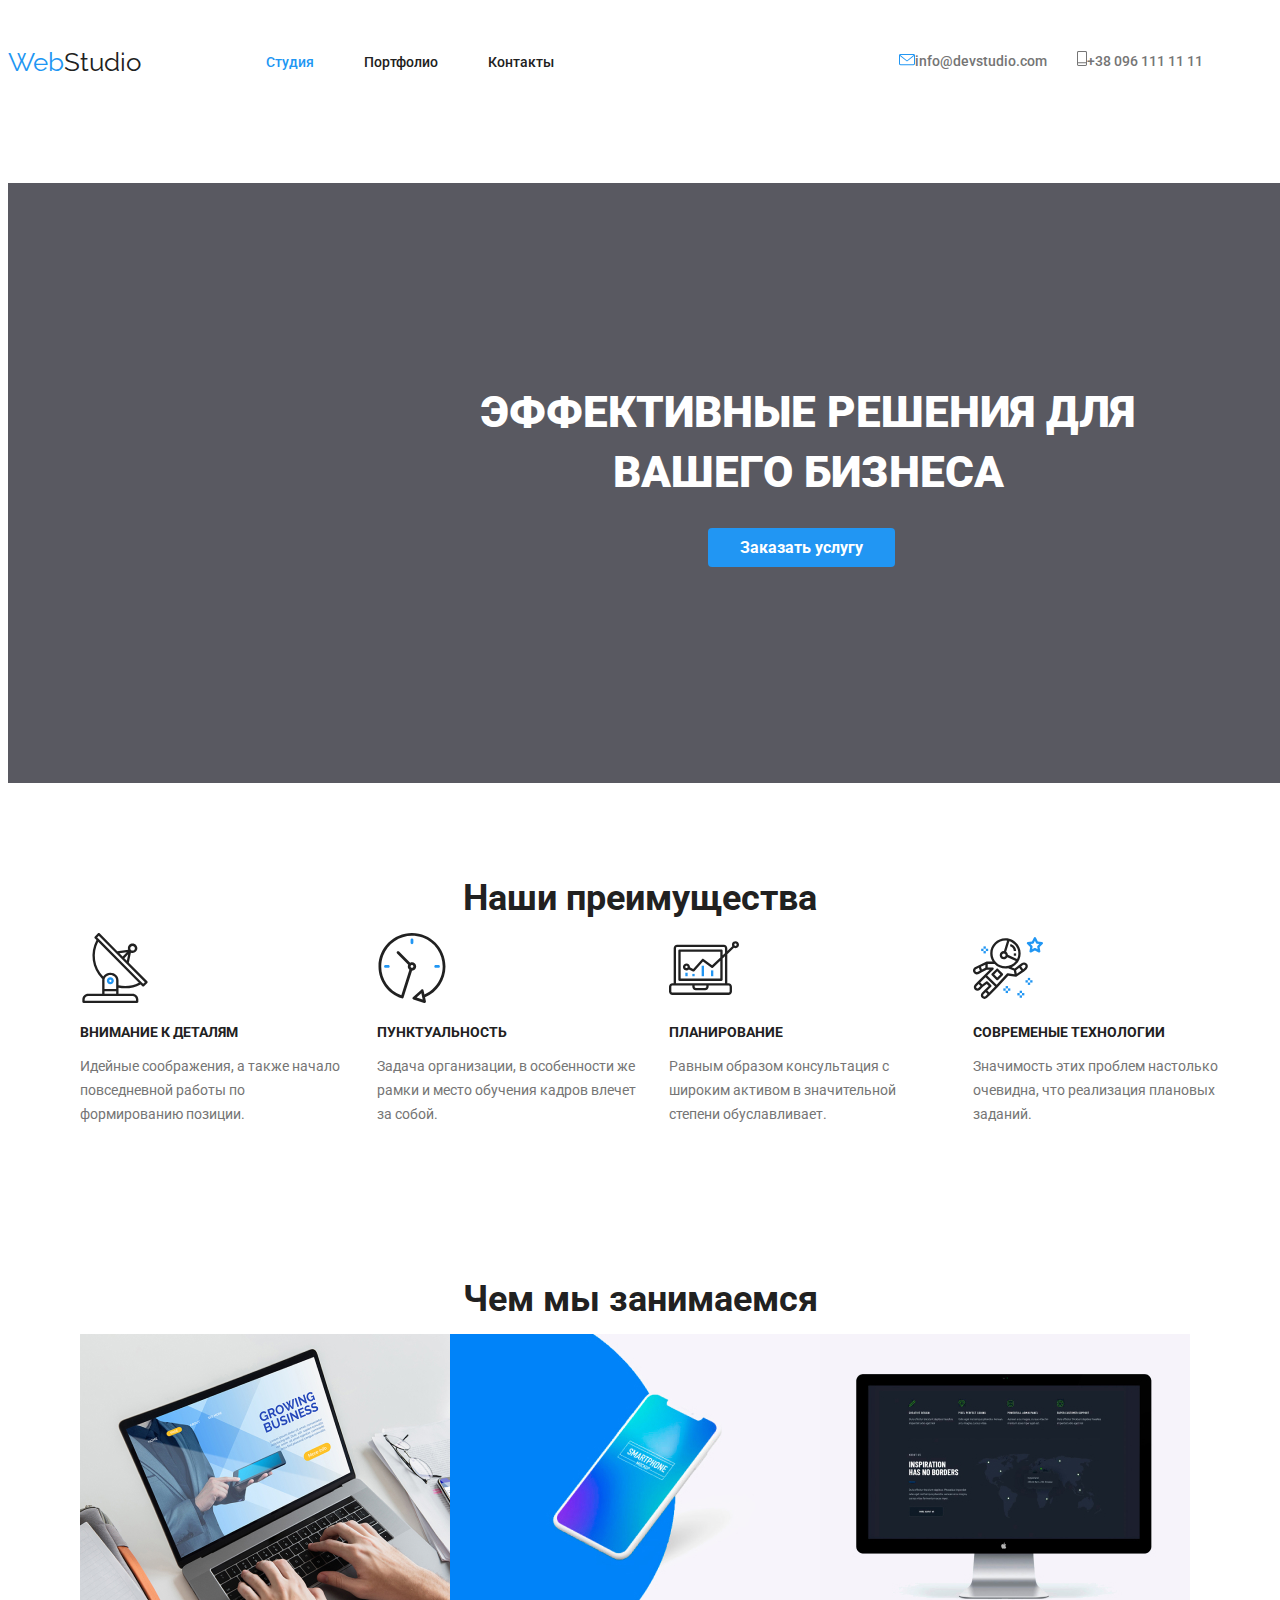
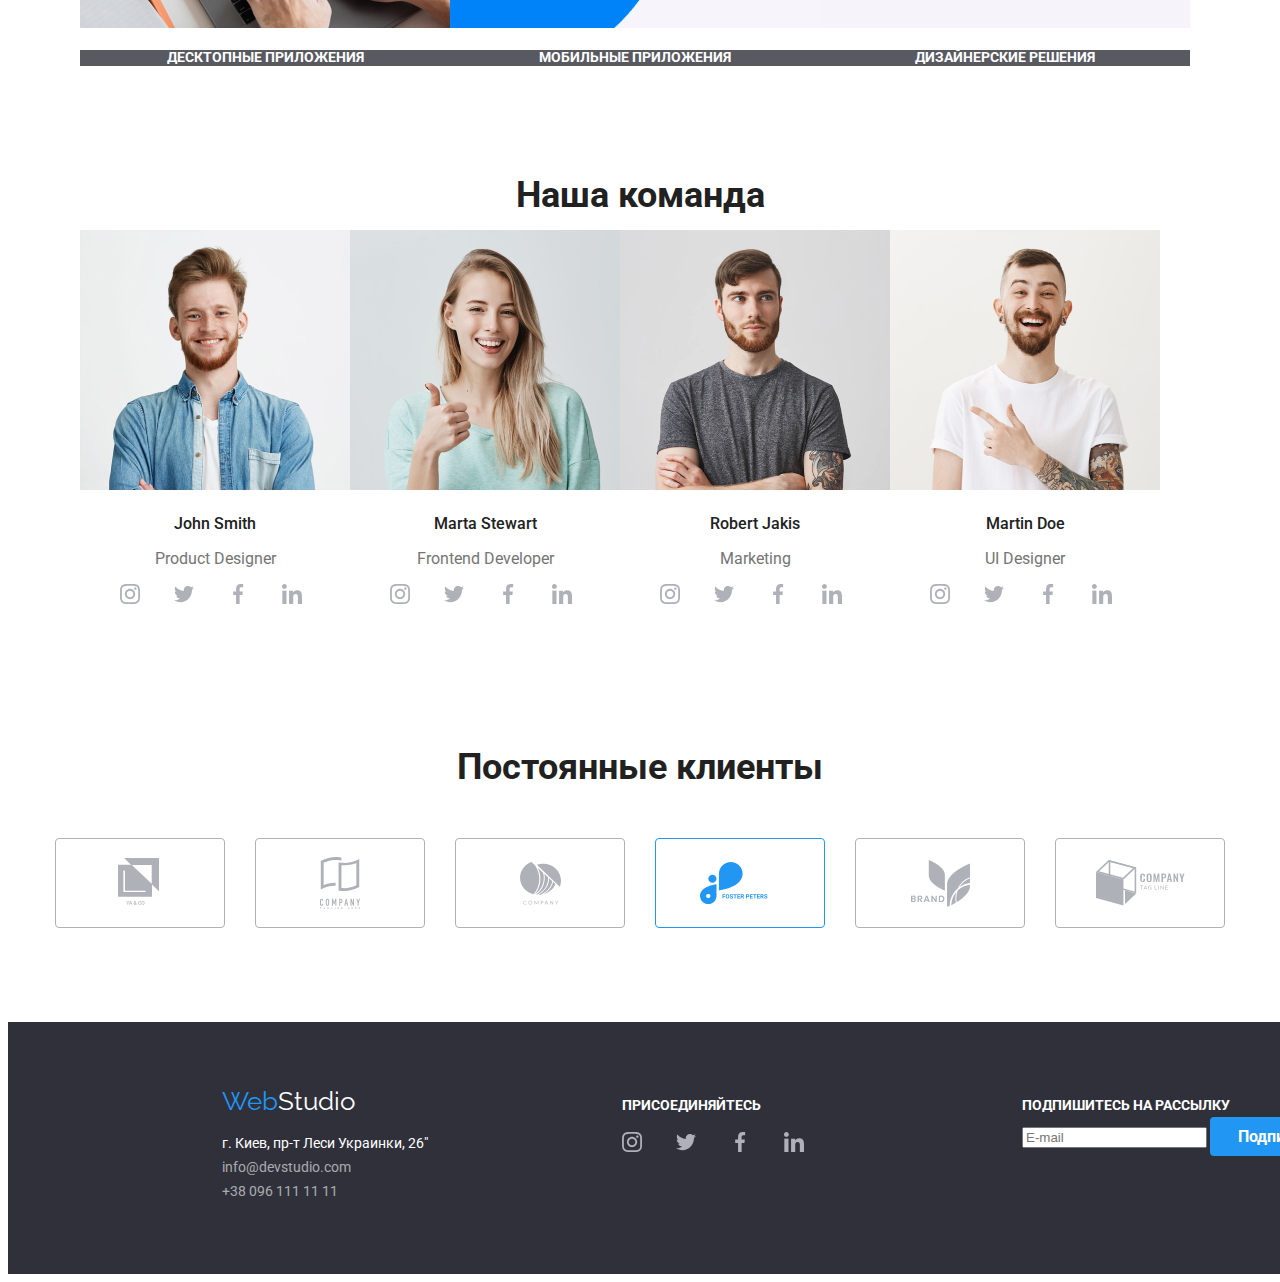
<file: index.html>
<!DOCTYPE html>
<html lang="ru">
<head>
    <meta charset="UTF-8">
    <meta name="viewport" content="width=device-width, initial-scale=1.0">
    <title>Document</title>
    <link 
        href="https://fonts.googleapis.com/css2?family=Raleway:wght@700&family=Roboto:wght@400;500;700;900&display=swap" 
        rel="stylesheet">
    <link rel="styleshet" href="https://cdnjs.cloudflare.com/ajax/libs/modern-normalize/0.6.0/modern-normalize.min.css">
    <link rel="stylesheet" href="./css/styles.css">
</head>
<body>
    <header class="site-header">        
        <nav class="site-header-content">
        <a href="./index.html" class="logo"><span>Web</span>Studio</a>
        <ul class="site-nav list nav-main">
            <li class="nav-main-link"><a href="" class="link current">Студия</a></li>
            <li class="nav-main-link"><a href="./Portfolio.html" class="link">Портфолио</a></li>
            <li class="nav-main-link"><a href="" class="link">Контакты</a></li>
        </ul>
        <ul class="auth-nav list">
            <li class="site-nav-auth">            
                <a href="mailto:info@devstudio.com" class="link">
                <img src="./images/envelope.svg" alt="Конверт">info@devstudio.com</a>
            </li>
            <li class="site-nav-auth">
                <a href="tel:+380961111111" class="link">
                <img src="./images/Vector.svg" alt="Вектор">+38 096 111 11 11</a>
            </li>
        </ul>
        </nav>
   
    </header>
<main class="site-main">    
    <section class="hero">
        <h1 class="hero-title">ЭФФЕКТИВНЫЕ РЕШЕНИЯ ДЛЯ ВАШЕГО БИЗНЕСА</h1>
        <a href="" class="button primary">Заказать услугу</a>
    </section>    
    <section class="section container">
        <h2 class="section-title">Наши преимущества</h2>
        <ul class="feature-list list">
            <li class="list feature">                
                <img src="./images/antenna1.svg" alt="Антена">                
                <h3 class="title">ВНИМАНИЕ К ДЕТАЛЯМ</h3>
                <p class="texte">
                    Идейные соображения, а также начало повседневной работы по формированию позиции.
                </p>
            </li>
            <li class="list feature">                
                <img src="./images/clock1.svg" alt="Часы">                
                <h3 class="title">ПУНКТУАЛЬНОСТЬ</h3>
                <p class="texte">
                    Задача организации, в особенности же рамки и место обучения кадров влечет за собой.
                </p>
            </li>
            <li class="list feature">                
                <img src="./images/diagram1.svg" alt="Схема">                
                <h3 class="title">ПЛАНИРОВАНИЕ</h3>
                <p class="texte">
                    Равным образом консультация с широким активом в значительной степени обуславливает.
                </p>
            </li>
            <li class="list feature">                
                <img src="./images/astronaut1.svg" alt="Астронавт">                
                <h3 class="title">СОВРЕМЕНЫЕ ТЕХНОЛОГИИ</h3>
                <p class="texte">
                    Значимость этих проблем настолько очевидна, что реализация плановых заданий.
                </p>
            </li>
        </ul>            
    </section>
    <section class="section container">
        <h2 class="section-title">Чем мы занимаемся</h2>
        <ul class="occupation list">
            <li>                
                <img src="./images/Book.jpg" width=370 alt="Ноутбук">                
                <h3 class="type-title">Десктопные приложения</h3>
            </li>
            <li>                
                <img src="./images/box.jpg" width=370 alt="Мобильный">                
                <h3 class="type-title">Мобильные приложения</h3>
            </li>
            <li>
                <img src="./images/monitor.jpg" width=370 alt="Монитор">                
                <h3 class="type-title">Дизайнерские решения</h3>
            </li>
        </ul>
    </section>
    <section class="section container">
        <h2 class="section-title">Наша команда</h2>
        <ul lang="en" class="team list">
            <li>
                <img src="./images/foto1.jpg" width=270 alt="John">
                <h3 class="title">John Smith</h3>
                <p class="texte">Product Designer</p> 
                <ul class="web list">
                    <li class="network">
                        <a href=""><img src="./images/Ins.svg" class="icon" alt="Instagram"></a>
                    </li>
                    <li class="network">
                        <a href=""><img src="./images/twitter.svg" class="icon" alt="Twitter"></a>
                    </li>
                    <li class="network">
                        <a href=""><img src="./images/faceb.svg" class="icon" alt="Faceook"></a>  
                    </li>    
                    <li class="network">
                        <a href=""><img src="./images/in.svg" class="icon" alt="Link"></a> 
                    </li>
                </ul>      
            </li>
            <li>
                <img src="./images/foto2.jpg" width=270 alt="Marta">
                <h3 class="title">Marta Stewart</h3>
                <p class="texte">Frontend Developer</p>
                <ul class="web list">
                    <li class="network">
                        <a href=""><img src="./images/Ins.svg" class="icon" alt="Instagram"></a>
                    </li>
                    <li class="network">
                        <a href=""><img src="./images/twitter.svg" class="icon" alt="Twitter"></a>
                    </li>
                    <li class="network">
                        <a href=""><img src="./images/faceb.svg" class="icon" alt="Faceook"></a>  
                    </li>    
                    <li class="network">
                        <a href=""><img src="./images/in.svg" class="icon" alt="Link"></a> 
                    </li>
                </ul>    
            </li>
            <li>
                <img src="./images/foto3.jpg" width=270 alt="Robert">
                <h3 class="title">Robert Jakis</h3>
                <p class="texte">Marketing</p> 
                <ul class="web list">
                    <li class="network">
                        <a href=""><img src="./images/Ins.svg" class="icon" alt="Instagram"></a>
                    </li>
                    <li class="network">
                        <a href=""><img src="./images/twitter.svg" class="icon" alt="Twitter"></a>
                    </li>
                    <li class="network">
                        <a href=""><img src="./images/faceb.svg" class="icon" alt="Faceook"></a>  
                    </li>    
                    <li class="network">
                        <a href=""><img src="./images/in.svg" class="icon" alt="Link"></a> 
                    </li>
                </ul>   
            </li>
            <li>
                <img src="./images/foto4.jpg" width=270 alt="Martin">
                <h3 class="title">Martin Doe</h3>
                <p class="texte">UI Designer</p> 
                <ul class="web list">
                   
                        <li class="network">
                            <a href=""><img src="./images/Ins.svg" class="icon" alt="Instagram"></a>
                        </li>
                        <li class="network">
                            <a href=""><img src="./images/twitter.svg" class="icon" alt="Twitter"></a>
                        </li>
                        <li class="network">
                            <a href=""><img src="./images/faceb.svg" class="icon" alt="Faceook"></a>  
                        </li>    
                        <li class="network">
                            <a href=""><img src="./images/in.svg" class="icon" alt="Link"></a> 
                        </li>
                   
                </ul>   
            </li>     
        </ul>
    </section>
    <section class="section container cust">
        <h2 class="section-title">Постоянные клиенты</h2>
        <ul class="customers list">
            <li>
                <a href="">
                    <img src="./images/Client1.svg" class="icon cust" alt="Компания-1">
                </a>
            </li>
            <li>
                <a href="">
                    <img src="./images/Client2.svg" class="icon cust" alt="Компания-2">
                </a>
            </li>
            <li>
                <a href="">
                    <img src="./images/Client3.svg" class="icon cust" alt="Компания-3">
                </a>
            </li>
            <li>
                <a href="">
                    <img src="./images/Client4.svg" class="icon cust" alt="Компания-4">
                </a>
            </li>
            <li>
                <a href="">
                    <img src="./images/Client5.svg" class="icon cust" alt="Компания-5">
                </a>
            </li>
            <li>
                <a href="">
                    <img src="./images/Client6.svg" class="icon cust" alt="Компания-6">
                </a>
            </li>
        </ul>
    </section>
</main> 
<footer class="footer bg">
    <div class="basefoot">  
        <div>
        <address class="button prim"> 
            <a href="./index.html" class="logo-foot"><span>Web</span>Studio</a>
            <ul class="auth list">
                <li class="button prim">г. Киев, пр-т Леси Украинки, 26"</li>
                <li><a href="mailto:info@devstudio.com" class="button secondary">info@devstudio.com</a></li>
                <li><a href="tel:+380961111111" class="button secondary">+38 096 111 11 11</a></li>
            </ul>
        </address>  
        </div>                   
        <div class="net">                
        <b class="communications">ПРИСОЕДИНЯЙТЕСЬ</b>
        <ul class="list network">
            <li class="network">
                <a href=""><img src="./images/Ins.svg" class="icon" alt="Instagram"></a>
            </li>
            <li class="network">
                <a href=""><img src="./images/twitter.svg" class="icon" alt="Twitter"></a>
            </li>
            <li class="network">
                <a href=""><img src="./images/faceb.svg" class="icon" alt="Faceook"></a>  
            </li>    
            <li class="network">
                <a href=""><img src="./images/in.svg" class="icon" alt="Link"></a> 
            </li>
        </ul>   
        </div>   
        <div>
            <b class="communications">ПОДПИШИТЕСЬ НА РАССЫЛКУ</b>
            <br><input type="text" placeholder="E-mail" name="E-mail" id="Email-input">
            <a href="" class="button pri">Подписаться <img src="./images/tel.svg" alt="Telegram"></a>                       
        </div>
    
    </div>        
</footer>   
</body>
</html>
</file>
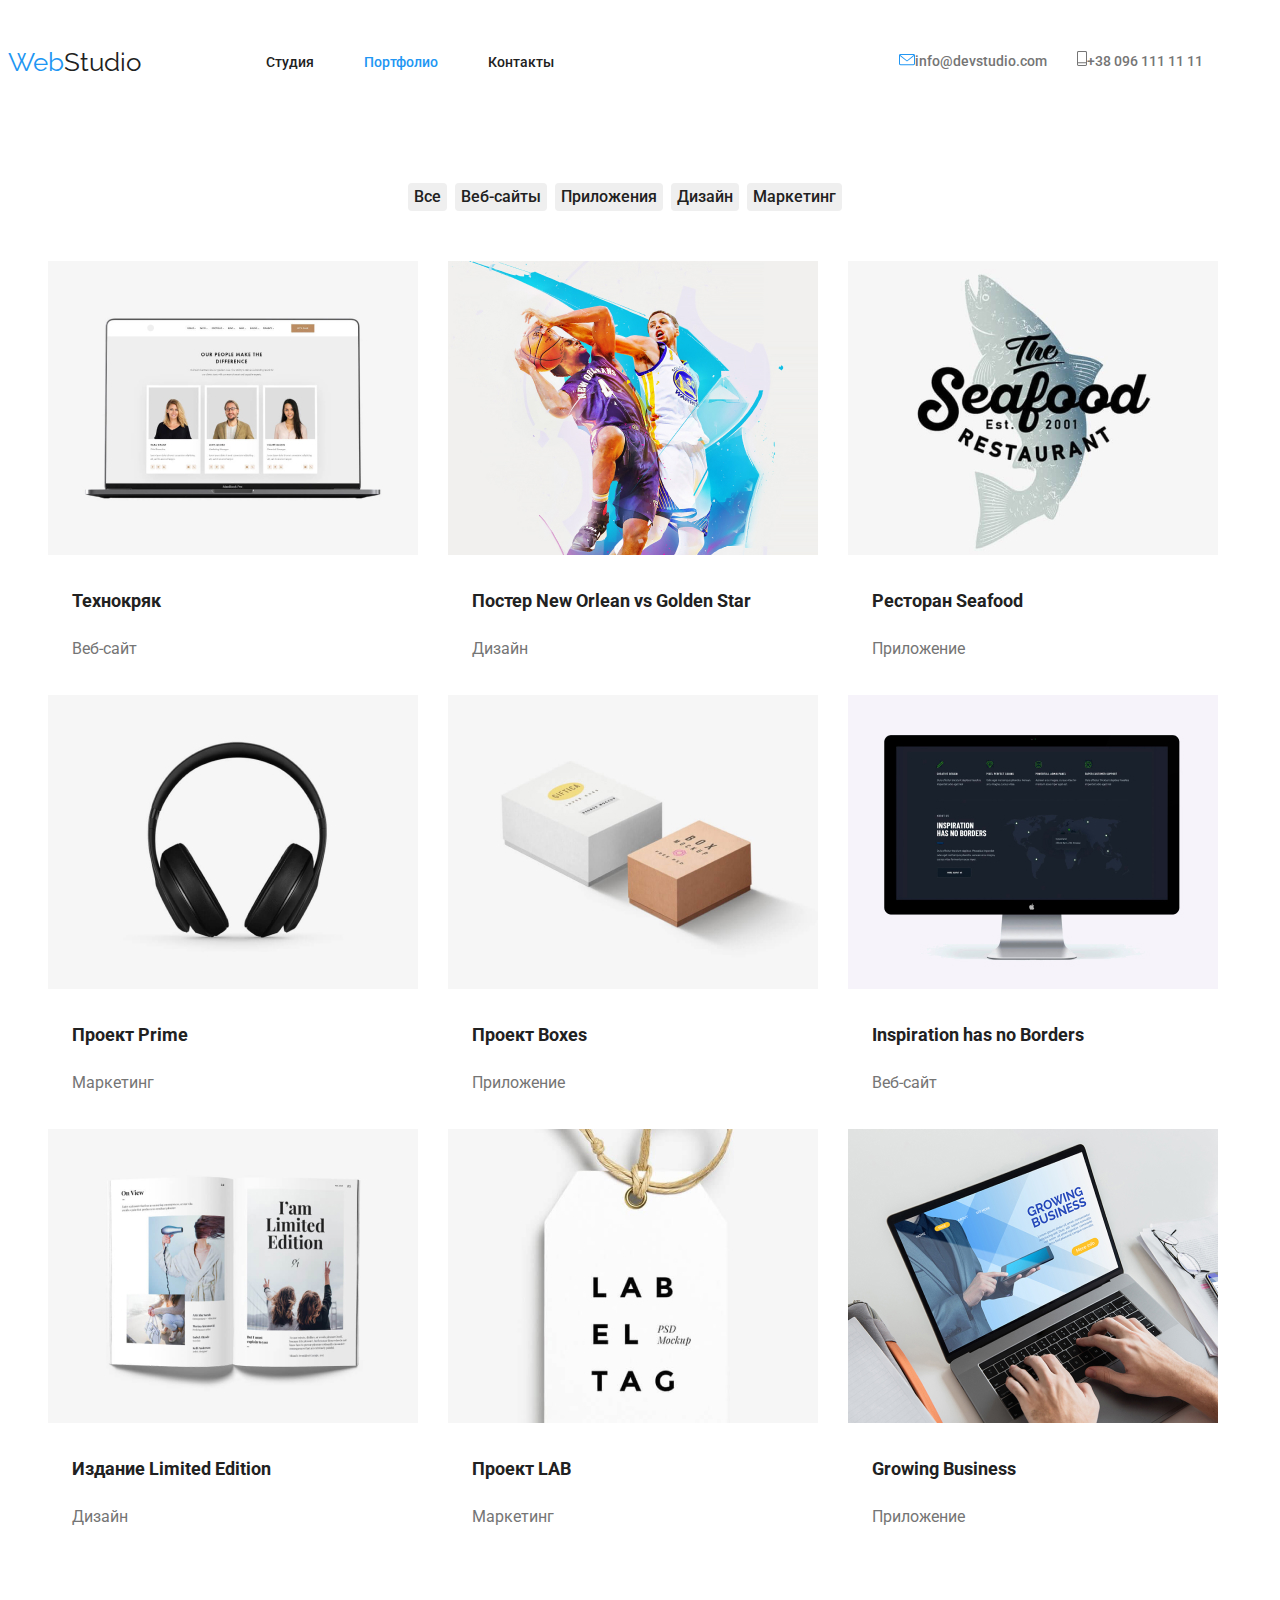
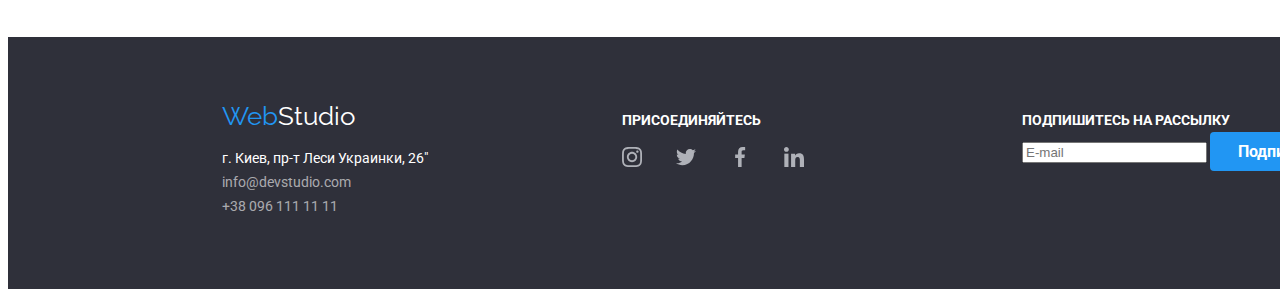
<file: Portfolio.html>
<!DOCTYPE html>
<html lang="ru">
<head>
    <meta charset="UTF-8">
    <meta name="viewport" content="width=device-width, initial-scale=1.0">
    <title>Document</title>
    <link 
        href="https://fonts.googleapis.com/css2?family=Raleway:wght@700&family=Roboto:wght@400;500;700;900&display=swap" 
        rel="stylesheet">
    <link rel="styleshet" href="https://cdnjs.cloudflare.com/ajax/libs/modern-normalize/0.6.0/modern-normalize.min.css">
    <link rel="stylesheet" href="./css/styles.css">
</head>
<body>
    <header class="site-header">        
        <nav class="site-header-content">
            <a href="./index.html" class="logo"><span>Web</span>Studio</a>
        <ul class="site-nav list nav-main">
            <li class="nav-main-link"><a href="./index.html" class="link">Студия</a></li>
            <li class="nav-main-link"><a href="./portfolio.html" class="link current">Портфолио</a></li>
            <li class="nav-main-link"><a href="" class="link">Контакты</a></li>
        </ul>
        <ul class="auth-nav list">
            <li class="site-nav-auth">            
                <a href="mailto:info@devstudio.com" class="link">
                <img src="./images/envelope.svg" alt="Конверт">info@devstudio.com</a>
            </li>
            <li class="site-nav-auth">
                <a href="tel:+380961111111" class="link">
                <img src="./images/Vector.svg" alt="Вектор">+38 096 111 11 11</a>
            </li>
        </ul>
        </nav>
    </header>
<main>
    <section class="projects">
    <h1></h1>
    <ul class="list working">
        <li><button type="button" class="filter">Все</button></li>
        <li><button type="button" class="filter">Веб-сайты</button></li>
        <li><button type="button" class="filter">Приложения</button></li>
        <li><button type="button" class="filter">Дизайн</button></li>
        <li><button type="button" class="filter">Маркетинг</button></li>       
    </ul>
    <ul class="list content">
        <li class="content items tex">
            <a href="" class="items list"><img src="./image/hover overlay.jpg" width=370 height=294 alt="Технокряк">                
                <h2 class="items title">Технокряк</h2>
                <p class="items texte">Веб-сайт</p>
            </a>
        </li>
        <li class="content items tex">
            <a href="" class="items list"><img src="./image/NewvsOrlean.jpg" width: 370px alt="Постер">
                <h2 class="items title">Постер New Orlean vs Golden Star</h2>
                <p class="items texte">Дизайн</p>
            </a>
        </li>
        <li class="content items tex">
            <a href="" class="items list"><img src="./image/Seafood.jpg" width: 370px alt="Ресторан">
                <h2 class="items title">Ресторан Seafood</h2>
                <p class="items texte">Приложение</p>
            </a>
        </li>
        <li class="content items tex">
            <a href="" class="items list"><img src="./image/Prime.jpg" width: 370px alt="Прем'єр">
                <h2 class="items title">Проект Prime</h2>
                <p class="items texte">Маркетинг</p>          
            </a>
        </li>
        <li class="content items tex"> 
            <a href="" class="items list"><img src="./image/Boxes.jpg" width: 370px alt="Боксы">
                <h2 class="items title">Проект Boxes</h2>
                <p class="items texte">Приложение</p>       
            </a>
        </li>
        <li class="content items tex"> 
            <a href="" class="items list"><img src="./image/Inspiration.jpg" width: 370px alt="Вдохновение">
                <h2 class="items title">Inspiration has no Borders</h2>
                <p class="items texte">Веб-сайт</p>           
            </a>
        </li>
        <li class="content items tex">
            <a href="" class="items list"><img src="./image/Edition.jpg" width: 370px alt="Издание">
                <h2 class="items title">Издание Limited Edition</h2>
                <p class="items texte">Дизайн</p>            
            </a>
        </li>
        <li class="content items tex">
            <a href=""class="items list"><img src="./image/LAB.jpg" width: 370px alt="Метки">
                <h2 class="items title">Проект LAB</h2>
                <p class="items texte">Маркетинг</p>          
            </a>
        </li>
        <li class="content items tex">
            <a href=""class="items list"><img src="./image/GrowingB.jpg" width: 370px alt="Бизнес">
                <h2 class="items title">Growing Business</h2>
                <p class="items texte">Приложение</p>        
            </a>
        </li>
    </ul>
    </section>
</main>
<footer class="footer bg">
<div class="basefoot">  
    <div>
    <address class="button prim"> 
        <a href="./index.html" class="logo-foot"><span>Web</span>Studio</a>
        <ul class="auth list">
            <li class="button prim">г. Киев, пр-т Леси Украинки, 26"</li>
            <li><a href="mailto:info@devstudio.com" class="button secondary">info@devstudio.com</a></li>
            <li><a href="tel:+380961111111" class="button secondary">+38 096 111 11 11</a></li>
        </ul>
    </address>  
    </div>                   
    <div class="net">                
    <b class="communications">ПРИСОЕДИНЯЙТЕСЬ</b>
    <ul class="list network">
        <li class="network">
            <a href=""><img src="./images/Ins.svg" class="icon" alt="Instagram"></a>
        </li>
        <li class="network">
            <a href=""><img src="./images/twitter.svg" class="icon" alt="Twitter"></a>
        </li>
        <li class="network">
            <a href=""><img src="./images/faceb.svg" class="icon" alt="Faceook"></a>  
        </li>    
        <li class="network">
            <a href=""><img src="./images/in.svg" class="icon" alt="Link"></a> 
        </li>
    </ul>   
    </div>   
    <div>
        <b class="communications">ПОДПИШИТЕСЬ НА РАССЫЛКУ</b>
        <br><input type="text" placeholder="E-mail" name="E-mail" id="Email-input">
        <a href="" class="button pri">Подписаться <img src="./images/tel.svg" alt="Telegram"></a>                       
    </div>

</div>  
   
</footer>   
</body>
</html>
</file>
<file: css/styles.css>
/* цвет текста основного текста #212121;
    вторичного #757575;
    белый #FFFFFF;
    accent #2196F3;*/

:root {
    --primary-texte-color: #757575;
    --title-texte-color: #212121;    
    --primary-wight-color: #ffffff;
    --accent-color: #2196F3;
    --background: rgba(47, 48, 58, 0.8);
}

body {
    background-color: var(--primary-wight-color);
    color: var(--primary-texte-color);
    font-family: Roboto, sans-serif;
    font-size: 14px;
    line-height: 1.71;
}

*,
*::before,
*::after {
    box-sizing: inherit;
}

.html {
    box-sizing: border-box;  
}

.container {
    width: 1200px;
    padding-left: 15px;
    padding-right: 15px;
    margin-left: auto;
    margin-right: auto;
    margin-top: 94px;
}

.logo {
    color: var(--title-texte-color);
    font-family: Raleway;
    font-size: 26px;
    line-height: 1.19;        
    text-decoration: none;
    display: flex;
    align-items: center;
    
}

.logo > span {
    color: var(--accent-color);
}

.logo-foot > span {
    color: var(--accent-color);
}

.logo-foot {
    color: var(--primary-wight-color);
    font-family: Raleway;    
    font-weight: 400;
    font-size: 26px;
    line-height: 1.19;        
    text-decoration: none;
    width: 153px;
    height: 31px;
    padding-top: 60px;
    padding-bottom: 20px;
}

.list {
    list-style: none;
}

.site-nav .link {
    color: var(--title-texte-color);
    font-family: Roboto;
    font-weight: 500;
    font-size: 14px;
    line-height: 1.14;
    text-decoration: none;
}

.site-nav .link:hover, 
.site-nav .link:focus {
    color: var(--accent-color);
}

.site-nav .link.current {
    color: var(--accent-color);
}

.web.list,
.team.list,
.occupation.list,
.nav-main,
.auth-nav,
.site-header-content {
    display: flex;
}

.site-header-content {
    align-items: center;
}


.site-header {
    width: 1600px;
    height: 81px;
    margin-bottom: 94px;
}


.nav-main {
    margin-left: 85px;
}

.nav-main .link {
    line-height: 80px;
}

.nav-main-link:not(:last-child) {
    margin-right: 50px;
}

.site-nav-auth:not(:last-child) {
    margin-right: 30px;
}

.auth-nav .link {
    color: var(--primary-texte-color);
    font-family: Roboto;
    font-weight: 500;
    font-size: 14px;
    line-height: 1.14;
    text-decoration: none;
}

.auth-nav .link:hover, 
.auth-nav .link:focus {
    color: var(--accent-color)
}

.auth-nav {
    margin-left: 305px;
    margin-right: auto;
}

.hero {
    background: rgba(47, 48, 58, 0.8);
    width: 1600px;
    height: 600px;
    flex-direction: column;
}

.hero-title {
    color: var(--primary-wight-color);
    font-style: 400;
    font-weight: 900;
    font-size: 44px;
    line-height: 1.36;
    text-align: center;
    font-family: Roboto;
    width: 696px;
    height: 120px;
    padding: 200px 452px 30px;
    margin-top: 0px;
    margin-bottom: 0px;
}

.section-title {
    color: var(--title-texte-color);
    font-weight: 700;
    font-size: 36px;
    line-height: 1.17;
    text-align: center;
    margin: 0px;
}

.title {
    color: var(--title-texte-color); 
    font-weight: 700;
    font-size: 14px;
    line-height: 1.14;
}

.type-title {
    background: rgba(47, 48, 58, 0.8);
}
    

.feature-list .texte {
    color: var(--primary-texte-color);
    font-family: Roboto, sans-serif;
    font-weight: 400;
    font-size: 14px;
    line-height: 1.71;
}

.feature-list {
    display: flex;
    width: 1170px;
    height: 251px;
}

.feature {
    margin-right: 30px;
}

.occupation.list .title {
    color: var(--primary-white-color);
}

.type-title {
    color: #FFFFFF;
    font-weight: 700;
    font-size: 14px;
    line-height: 1.14;
    text-align: center;
    text-transform: uppercase;
}
  
.team.list .title {
    color: var(-title-texte-color);
    font-weight: 500;
    font-size: 16px;
    line-height: 1.19;
    text-align: center;
}

.team.list .texte {
    color: var(--primary-texte-color);
    font-weight: 400;
    font-size: 16px;
    line-height: 1.19;
    text-align: center;
}

.web .icon {
    color: var(-title-texte-color);
}

.customers {
    display: flex;
    padding-top: 50px;
    padding-left: 0px;
    margin: 0px;
}

.customers .icon {
    color: var(-title-texte-color);
}

.icon {
    margin-right: 30px;
}

.icon.cust {
    width: 170px;
    height: 90px;
}

.icon.cust:not(:last-child) {
    margin-right: 30px;
}

.working {
    display: flex;
    margin-bottom: 50px;
    align-content: center;
    margin-left: 360px;
    margin-right: auto;
}

.filter {
    margin-right: 8px;
}



/*Button*/
.button {
    color: var(--title-texte-color);
    background-color: var(--primary-wight-color);
    font-family: Roboto;
    font-style: normal;
    font-weight: 700;
    font-size: 16px;
    line-height: 1.88;
}

.button.primary {
    color: var(--primary-wight-color);
    background-color: var(--accent-color);    
    text-decoration: none;
    width: 200px;
    height: 50px;
    padding: 10px 32px;
    align-content: center;
    margin-left: 700px;
    margin-right: 700px;
    margin-bottom: 200px;
    border-radius: 4px;
}

.button.pri {
    color: var(--primary-wight-color);
    background-color: var(--accent-color);    
    text-decoration: none;
    width: 200px;
    height: 50px;
    border-radius: 4px;
    padding: 10px 28px;
}
   
.button.secondary {
    color: rgba(255, 255, 255, 0.6);
    background-color: #2F303A;
    font-weight: 400;
    font-size: 14px;
    line-height: 1.71;
    text-decoration: none;
}

.button.prim {
    color: #FFFFFF;
    background-color: #2F303A;
    font-weight: 400;
    font-size: 14px;
    line-height: 1.71;
}

.button:hover, 
.button:focus {
    color: var(--accent-color);
}  

.basement {
    color: rgba(255, 255, 255, 0.4);
    font-family: Roboto;
    font-weight: 400;
    font-size: 12px;
    line-height: 2.0;
    text-align: center;
}

.icon:hover,
.icon:focus {
    color: var(--primary-wight-color);
    background-color: var(--accent-color);
}
      
.subscription {
    font-weight: bold;
    font-size: 14px;
    line-height: 1.14;
    letter-spacing: 0.03em;
    text-transform: uppercase;
    color: #ffffff; 
}

.footer.bg {
    background-color: #2F303A;
    margin-top: 94px;
    width: 1600px;
    height: 252px;
}

.communications {
    color: #FFFFFF;
    font-family: Roboto;
    font-weight: 700;
    font-size: 14px;
    line-height: 1.14;
    margin-bottom: 9px;
    width: 145px;
    height: 16px;
}

.filter {
    color: var(--title-texte-color);
    font-family: Roboto;
    font-weight: 500;
    font-size: 16px;
    line-height: 1.63;
    text-align: center;
    border-radius: 4px;
    border: 0px solid;
}

.button.filter {
    padding: 6px, 22px;
}

.filter:hover,
.filter:focus {
    color: var(--primary-wight-color);
    background-color: var(--accent-color);
}

.projects {
    color: var(--primary-texte-color);
    font-family: Roboto, sans-serif;
}

.items.list {
    color: var(--primary-texte-color);
    font-family: Roboto, sans-serif;
    text-decoration: none;
}

.items.title {
    color: var(--title-texte-color);
    font-weight: 700;
    font-size: 18px;
    line-height: 2.0;
    text-decoration: none;
    width: 322px;
    height: 36px;
    align-items: center;
    padding-left: 24px;
    padding-right: 24px;
    margin-top: 20px;
}

.items.texte {
    font-weight: 400;
    font-size: 16px;
    line-height: 1.88;
    margin-top: 4px;
    padding-left: 24px;
    padding-right: 24px;
    padding-bottom: 20px;
}

.items.list .tex {
    font-weight: 400;
    font-size: 18px;
    line-height: 1.56;
    color: var(--primary-wight-color);
    background: rgba(33, 150, 243, 0.9);
}

.projects {
    width: 1200px;
    height: 1360px;
    margin-bottom: 94px;
}

.list.content {
   width: 1170px;
}

.content.items.tex {
    width: 370px;
    margin-right: 30px;
    margin-bottom: 30px;
    height: 404px;
}

.content.items.tex:nth-child(3n) {
    margin-right: 0px;
}

.content.items.tex:nth-last-child(-n+ 3) {
    margin-bottom: 0px;
}

.list.content {
    display: flex;
    flex-wrap: wrap;
    margin-bottom: 94px;
}

.base {
    display: flex;
    justify-content: center;
    align-items: center;
}

.basefoot {
    display: flex;
    justify-content: space-between;
    align-items: baseline;
    margin-left: 214px;
    margin-right: 216px;
}



.net {
    width: 206px;
    height: 80px;
    margin-top: 72px;
    margin-bottom: 100px;
    margin-left: 69px;
    margin-right: 94px;
}

.list.network {
    display: flex;
    padding-left: 0px;
}

.network {
    width: 44px;
    height: 44px;
    margin-right: 10px;
}

.auth.list {
    width: 231px;
    height: 81px;
    margin-bottom: 60px;
    padding-left: 0px;
}

.section.container.cust {
    width: 1170px;
    height: 182px;  
}

.team.list {
    width: 1170px;
    height: 422px;
}
</file>
